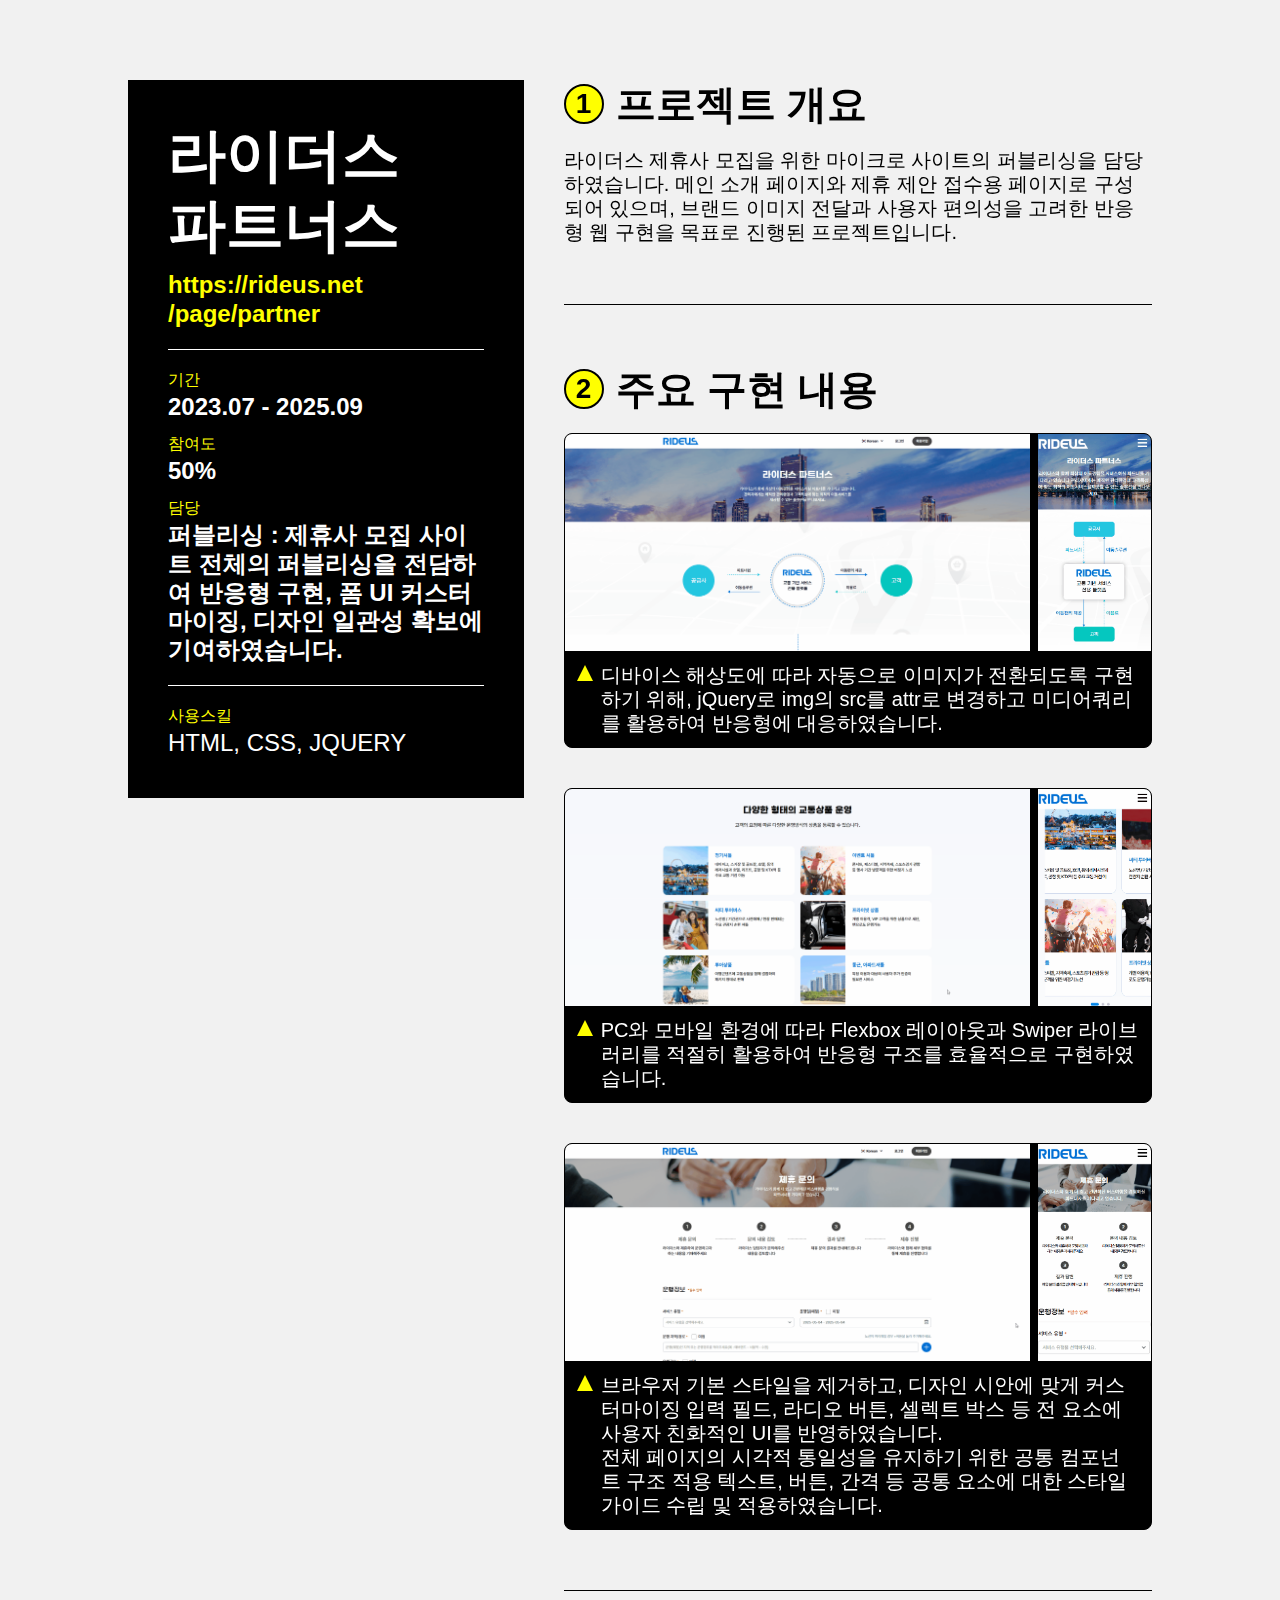
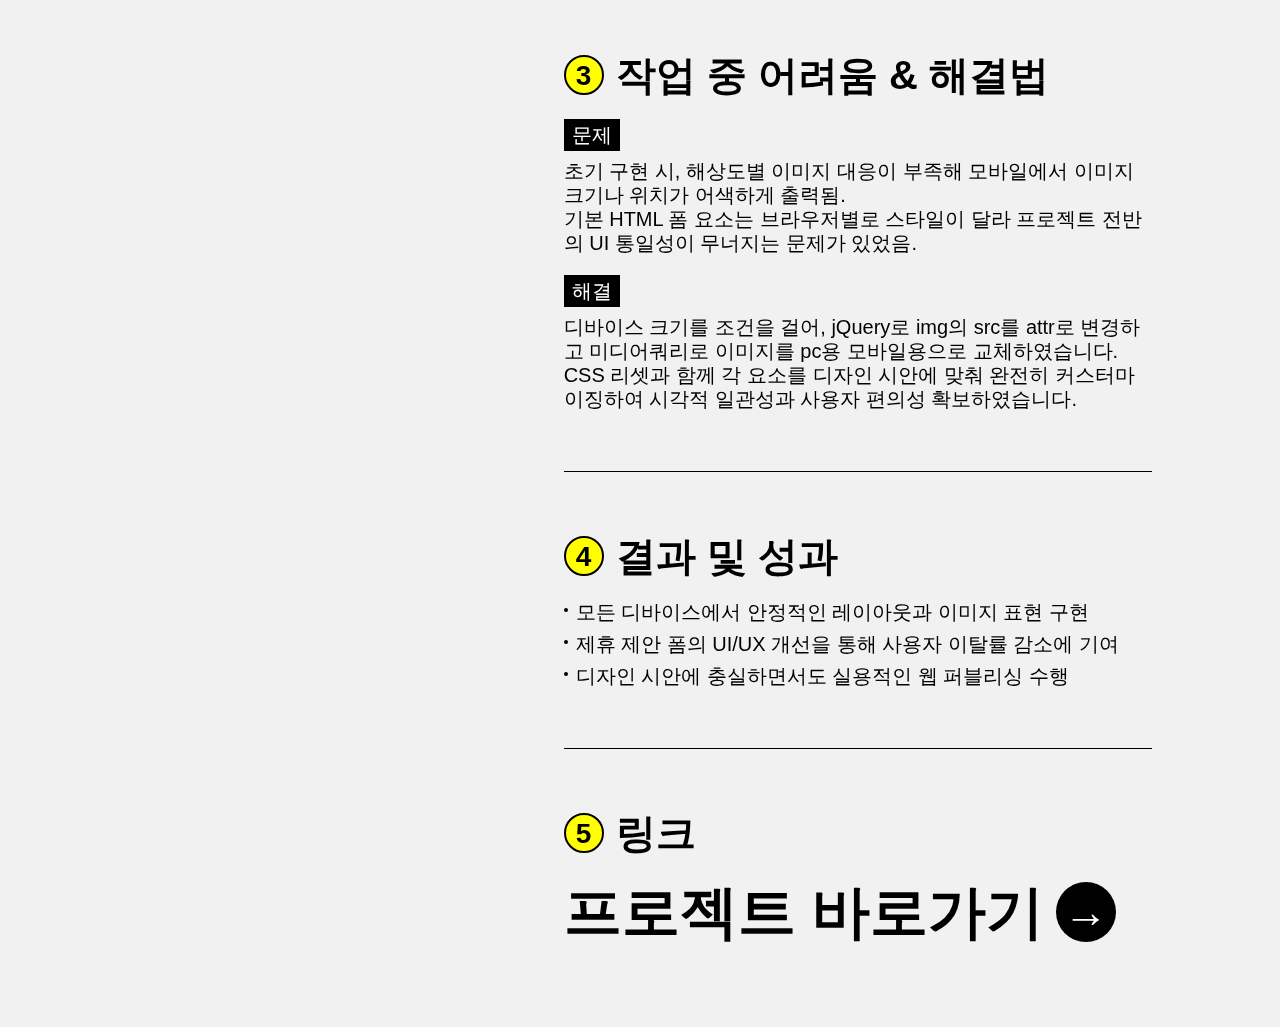
<file: detail4.html>
<!DOCTYPE html>
<html lang="en">
<head>
    <meta charset="UTF-8">
    <meta name="viewport" content="width=device-width, initial-scale=1.0">
    <link rel="icon" href="favicon.png" />
    <link rel="stylesheet" href="reset.css">
    <link rel="stylesheet" href="common.css">
    <link rel="stylesheet" href="detail.css">
    <title>2025 김예지 포트폴리오</title>
</head>
<body data-lenis-scroll>
    <div class="body_wrap">
        <section class="left_section">
            <article>
                <h3 class="bb">라이더스<br/>파트너스</h3>
                <a href="https://rideus.net/page/partner" class="medium b" target="_blank">https://rideus.net<br>/page/partner</a>
            </article>
            <article>
                <ul>
                    <li>
                        <p class="small n">기간</p>
                        <p class="medium sb">2023.07 - 2025.09</p>
                    </li>
                    <li>
                        <p class="small n">참여도</p>
                        <p class="medium sb">50%</p>
                    </li>
                    <li>
                        <p class="small n">담당</p>
                        <p class="medium sb">퍼블리싱 : 제휴사 모집 사이트 전체의 퍼블리싱을 전담하여 반응형 구현, 폼 UI 커스터마이징, 디자인 일관성 확보에 기여하였습니다.</p>
                    </li>
                </ul>
            </article>
            <article>
                <p class="small n">사용스킬</p>
                <p class="medium mb">HTML, CSS, JQUERY</p>
            </article>
        </section>
        <section class="right_section">
            <article class="content1">
                <p class="big b content_title"><span>1</span>프로젝트 개요</p>
                <p class="text n">라이더스 제휴사 모집을 위한 마이크로 사이트의 퍼블리싱을 담당하였습니다. 메인 소개 페이지와 제휴 제안 접수용 페이지로 구성되어 있으며, 브랜드 이미지 전달과 사용자 편의성을 고려한 반응형 웹 구현을 목표로 진행된 프로젝트입니다.</p>
            </article>
            <article class="content2">
                <p class="big b content_title"><span>2</span>주요 구현 내용</p>
                <div>
                    <div class="flow">
                        <div class="flex">
                            <img src="partnera1.gif" class="for_pc" />
                            <img src="partners1_2.gif" class="for_mo" />
                        </div>
                    </div>
                    <p class="text n">디바이스 해상도에 따라 자동으로 이미지가 전환되도록 구현하기 위해, jQuery로 img의 src를 attr로 변경하고 미디어쿼리를 활용하여 반응형에 대응하였습니다.
                    </p>
                </div>
                <div>
                    <div class="flow">
                        <div class="flex">
                            <img src="partnera2.gif" class="for_pc" />
                            <img src="partners2_2.gif" class="for_mo" />
                        </div>
                    </div>
                    <p class="text n">
                    PC와 모바일 환경에 따라 Flexbox 레이아웃과 Swiper 라이브러리를 적절히 활용하여 반응형 구조를 효율적으로 구현하였습니다.
                    </p>
                </div>
                <div>
                    <div class="flow">
                        <div class="flex">
                            <img src="partners3.gif" class="for_pc" />
                            <img src="partners3_2.gif" class="for_mo" />
                        </div>
                    </div>
                    <p class="text n">브라우저 기본 스타일을 제거하고, 디자인 시안에 맞게 커스터마이징 입력 필드, 라디오 버튼, 셀렉트 박스 등 전 요소에 사용자 친화적인 UI를 반영하였습니다.<br>
                    전체 페이지의 시각적 통일성을 유지하기 위한 공통 컴포넌트 구조 적용 텍스트, 버튼, 간격 등 공통 요소에 대한 스타일 가이드 수립 및 적용하였습니다.</p>
                </div>
            </article>
            <article class="content3">
                <p class="big b content_title"><span>3</span>작업 중 어려움 & 해결법</p>
                <p class="text n">
                    <span class="mb">문제</span>
                    초기 구현 시, 해상도별 이미지 대응이 부족해 모바일에서 이미지 크기나 위치가 어색하게 출력됨.<br>
                    기본 HTML 폼 요소는 브라우저별로 스타일이 달라 프로젝트 전반의 UI 통일성이 무너지는 문제가 있었음.
                </p>
                <p class="text n">
                    <span class="mb">해결</span>
                    디바이스 크기를 조건을 걸어, jQuery로 img의 src를 attr로 변경하고 미디어쿼리로 이미지를 pc용 모바일용으로 교체하였습니다.<br>
                    CSS 리셋과 함께 각 요소를 디자인 시안에 맞춰 완전히 커스터마이징하여 시각적 일관성과 사용자 편의성 확보하였습니다.
                </p>
            </article>
            <article class="content4">
                <p class="big b content_title"><span>4</span>결과 및 성과</p>
                <div>
                    <p class="text n">모든 디바이스에서 안정적인 레이아웃과 이미지 표현 구현</p>
                    <p class="text n">제휴 제안 폼의 UI/UX 개선을 통해 사용자 이탈률 감소에 기여</p>
                    <p class="text n">디자인 시안에 충실하면서도 실용적인 웹 퍼블리싱 수행</p>
                </div>
            </article>
            <article class="content5">
                <p class="big b content_title"><span>5</span>링크</p>
                <h3 class="b">
                    <a class="link_btn" href="https://rideus.net/page/partner" target="_blank">
                        <span class="linktext">프로젝트 바로가기</span>
                        <span class="arrow">&rarr;</span>
                    </a>
                </h2>
            </article>
        </section>
    </div>
</body>
</html>
</file>
<file: common.css>
h1{font-size: 168px;}
h2{font-size: 88px;}
h3{font-size: 58px;}
.big{font-size: 40px;}
.medium{font-size: 24px;}
.text{font-size: 20px;}
.small{font-size: 16px;}
.mini{font-size: 14px;}
.bb{font-weight: 900;}
.b{font-weight: 700;}
.sb{font-weight: 600;}
.mb{font-weight: 500;}
.n{font-weight: 400;}

.body_wrap{background-color: #000; color: #fff; overflow: hidden;}
.header{display: flex; gap: 20px; justify-content: center; padding: 20px calc((100% - 1280px) / 2); width: 100%; background-color: #fff; color: #000; text-align: center;}
section.white{background-color: #fff;}
.label{color: yellow;}
section.white .label, section.grey .label{color: #000;}
section.white h1, section.white h2, section.white h3, section.white p{color: #000;}
.grey{background-color: #f1f1f1; color: #000;}
.title{display: flex; flex-direction: column; gap: 20px;}
.mo_hidden{display: block;}
.mo_block{display: none;}

@media all and (max-width: 1280px){
	.header{padding: 20px calc((100% - 1024px) / 2);}
}
@media all and (max-width: 1024px){
	h1{font-size: 140px;}
	h2{font-size: 72px;}
	h3{font-size: 52px;}
	.big{font-size: 32px;}
	.medium{font-size: 22px;}
	.text{font-size: 18px;}
	.small{font-size: 16px;}
	.mini{font-size: 14px;}

	.header{padding: 20px 20px;}
}
@media all and (max-width: 840px){
	h1{font-size: 120px;}
	h2{font-size: 60px;}
	h3{font-size: 44px;}
	.big{font-size: 30px;}
	.medium{font-size: 20px;}
	.text{font-size: 18px;}
	.small{font-size: 16px;}
	.mini{font-size: 14px;}

	.mo_hidden{display: none;}
	.mo_block{display: block;}
	.title{gap: 12px;}
}
@media all and (max-width: 480px){
	h1{font-size: 96px;}
	h2{font-size: 40px;}
	h3{font-size: 32px;}
	.big{font-size: 24px !important;}
	.medium{font-size: 18px;}
	.text{font-size: 16px;}
	.small{font-size: 14px;}
	.mini{font-size: 12px;}

	.mo_hidden{display: none;}
	.mo_block{display: block;}
	.title{gap: 12px;}
}
</file>
<file: detail.css>
.body_wrap{padding: 80px calc((100% - 1280px) / 2); background-color: #fff; color: #000; display: flex; align-items: flex-start; gap: 40px; overflow: visible; background-color: #f1f1f1;}

section.left_section{position: sticky; top: 80px; left: 0; padding: 40px; width: 32%; background-color: #000; color: #fff;}
section.left_section article:nth-child(2){padding: 20px 0; margin: 20px 0; border-top: 1px solid #fff; border-bottom: 1px solid #fff;}
section.left_section h3{margin-bottom: 12px;}
section.left_section a{color: yellow;}
section.left_section ul{display: flex; flex-direction: column; gap: 12px;}
section.left_section p.small{margin-bottom: 4px; color: yellow;}
a.home{display: flex; align-items: center; justify-content: center; position: absolute; bottom: -48px; right: 0; width: 40px; height: 40px; border-radius: 8px; color: #fff !important; background-color: #000;}

section.right_section{width: 68%;}
section.right_section article{padding: 60px 0; border-bottom: 1px solid #000;}
section.right_section article:first-child{padding-top: 0;}
section.right_section article:last-child{padding-bottom: 0;  border-bottom: none;}
.content_title{display: flex; align-items: center; gap: 12px; margin-bottom: 20px;}
.content_title span{width: 40px; height: 40px; border-radius: 40px; font-size: 28px; display: flex; align-items: center; justify-content: center; background-color: yellow; border: 2px solid #000;}
article.content2 > div{margin-bottom: 40px; border-radius: 8px; border: 1px solid #000; background-color: #000; overflow: hidden;}
article.content2 > div:last-child{margin-bottom: 0;}
article.content2 img{width: 100%; object-fit: cover;}
article.content2 div.flow{overflow-x: auto;}
article.content2 div.flex{display: flex; justify-content: space-between; gap: 8px;}
article.content2 div.flex img.for_pc{width: calc(80% - 4px);}
article.content2 div.flex img.for_mo{width: calc(20% - 4px);}
article.content2 p.text{position: relative; padding: 12px 12px 12px 36px; color: #fff;}
article.content2 p.text::before{content: ''; position: absolute; top: 14px; left: 12px;  width: 0; height: 0; border-left: 8px solid transparent; border-right: 8px solid transparent; border-bottom: 16px solid yellow;}

article.content3 p.text{display: flex; flex-direction: column; gap: 8px; align-items: flex-start;}
article.content3 p.text:nth-child(2){margin-bottom: 20px;}
article.content3 p.text span{width: max-content; padding: 4px 8px; background-color: #000; color: #fff; text-align: center;}

article.content4 p.text{position: relative; padding-left: 12px; margin-bottom: 8px;}
article.content4 p.text:last-child{margin-bottom: 0;}
article.content4 p.text::before{content: ''; position: absolute; top: 8px; left: 0; width: 4px; height: 4px; border-radius: 4px; background-color: #000;}

.link_btn {position: relative; display: flex; align-items: center; gap: 12px; overflow: hidden; transition: 0.4s all ease-in-out;}
.link_btn span.linktext {display: inline-block; transition: transform 0.4s ease, opacity 0.4s ease; transform: translateY(0); opacity: 1;}
.link_btn span.arrow {width: 60px; height: 60px; display: flex; align-items: center; justify-content: center; border-radius: 60px; font-size: 44px; background-color: #000; color: #fff; transition: background 0.4s ease, color 0.4s ease;}
.link_btn::after {content: "프로젝트 바로가기"; position: absolute; left: 0; bottom: -100%; color: #000; transition: bottom 0.4s ease, opacity 0.4s ease; opacity: 0;}
.link_btn:hover span.linktext {transform: translateY(-100%); opacity: 0;}
.link_btn:hover span.arrow{background: linear-gradient(168deg,rgba(255, 233, 38, 1) 0%, rgba(221, 255, 0, 1) 100%); color: #000;}
.link_btn:hover::after {bottom: 0; opacity: 1;}
.link_btn:not(:hover) span.linktext {transform: translateY(0); opacity: 1;}



@media all and (max-width: 1280px){
    .body_wrap{padding: 80px calc((100% - 1024px) / 2);}


    section.left_section{width: 40%;}
    section.right_section{width: 60%;}
}
@media all and (max-width: 1024px){
    .body_wrap{flex-direction: column; padding: 40px 20px 60px !important;}
    section.left_section{position: relative !important; width: 100%; top: 0 !important;}
    section.left_section br{display: none;}
    a.home{position: fixed; bottom: 20px; right: 20px; z-index: 1; }
    section.right_section{width: 100%;}
    section.right_section article{padding: 40px 0;}
    article.content2 > div{margin-bottom: 20px;}
    /* article.content2 div.flex{flex-direction: column; gap: 16px;}
    article.content2 div.flex img:first-child{width: calc(80% - 8px);}
    article.content2 div.flex img:last-child{width: calc(20% - 8px);} */
}
@media all and (min-height: 600px) and (max-height: 800px){
    .body_wrap{padding: 40px calc((100% - 1024px) / 2);}
    section.left_section{top: 40px; padding: 28px;}
    section.left_section p.medium{font-size: 18px;}
    h3{font-size: 40px;}
    p.big{font-size: 32px;}
}

@media all and (max-width: 840px){
    article.content2 div.flex{width: 1024px; }
}
@media all and (max-width: 480px){
    .body_wrap{padding: 20px 16px 40px; gap: 28px;}

    section.left_section{padding: 20px;}
    a.home{right: 16px;}
    .content_title{margin-bottom: 20px; gap: 8px;}
    .content_title span{width: 24px; height: 24px; border-radius: 24px; font-size: 16px;}
    section.left_section a br{display: block;}
    article.content2 div.flex{width: 768px;}
    article.content3 p.text{flex-direction: column; gap: 4px;}
    article.content3 p.text:nth-child(2){margin-bottom: 12px;}

    .link_btn{gap: 8px;}
    .link_btn span.arrow{width: 32px; height: 32px; border-radius: 32px; font-size: 24px;}
}
</file>
